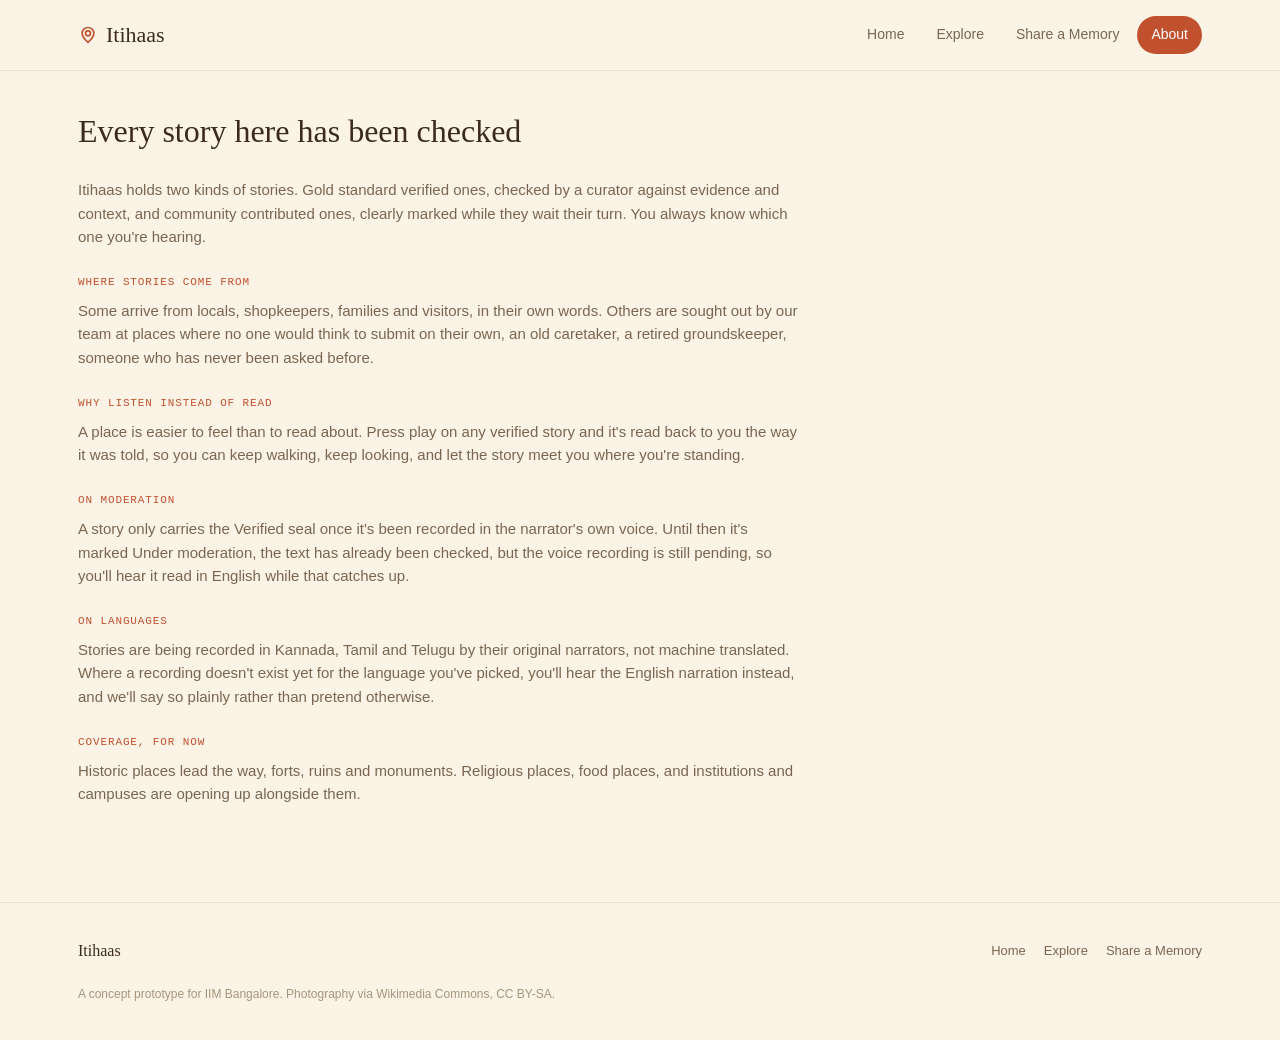
<file: web/about.html>
<!DOCTYPE html>
<html lang="en">
<head>
<meta charset="UTF-8">
<meta name="viewport" content="width=device-width, initial-scale=1.0">
<title>About — Itihaas</title>
<link rel="stylesheet" href="css/site.css">
</head>
<body>

<header class="site-header">
  <div class="bar">
    <a href="index.html" class="brand">
      <svg viewBox="0 0 24 24" fill="none" stroke="currentColor" stroke-width="2"><circle cx="12" cy="10" r="3"/><path d="M12 21s-7-6.2-7-11a7 7 0 0 1 14 0c0 4.8-7 11-7 11z"/></svg>
      Itihaas
    </a>
    <nav class="site-nav">
      <a href="index.html">Home</a>
      <a href="explore.html">Explore</a>
      <a href="share.html">Share a Memory</a>
      <a href="about.html" class="active">About</a>
    </nav>
  </div>
</header>

<main class="wrap">
  <div class="about-wrap">
    <h1>Every story here has been checked</h1>
    <p>Itihaas holds two kinds of stories. Gold standard verified ones, checked by a curator against evidence and context, and community contributed ones, clearly marked while they wait their turn. You always know which one you're hearing.</p>

    <div class="rule">Where stories come from</div>
    <p>Some arrive from locals, shopkeepers, families and visitors, in their own words. Others are sought out by our team at places where no one would think to submit on their own, an old caretaker, a retired groundskeeper, someone who has never been asked before.</p>

    <div class="rule">Why listen instead of read</div>
    <p>A place is easier to feel than to read about. Press play on any verified story and it's read back to you the way it was told, so you can keep walking, keep looking, and let the story meet you where you're standing.</p>

    <div class="rule">On moderation</div>
    <p>A story only carries the Verified seal once it's been recorded in the narrator's own voice. Until then it's marked Under moderation, the text has already been checked, but the voice recording is still pending, so you'll hear it read in English while that catches up.</p>

    <div class="rule">On languages</div>
    <p>Stories are being recorded in Kannada, Tamil and Telugu by their original narrators, not machine translated. Where a recording doesn't exist yet for the language you've picked, you'll hear the English narration instead, and we'll say so plainly rather than pretend otherwise.</p>

    <div class="rule">Coverage, for now</div>
    <p>Historic places lead the way, forts, ruins and monuments. Religious places, food places, and institutions and campuses are opening up alongside them.</p>
  </div>
</main>

<footer class="site-footer">
  <div class="wrap">
    <div class="foot-brand">Itihaas</div>
    <div class="foot-links">
      <a href="index.html">Home</a>
      <a href="explore.html">Explore</a>
      <a href="share.html">Share a Memory</a>
    </div>
    <div class="foot-note">A concept prototype for IIM Bangalore. Photography via Wikimedia Commons, CC BY-SA.</div>
  </div>
</footer>

</body>
</html>
</file>
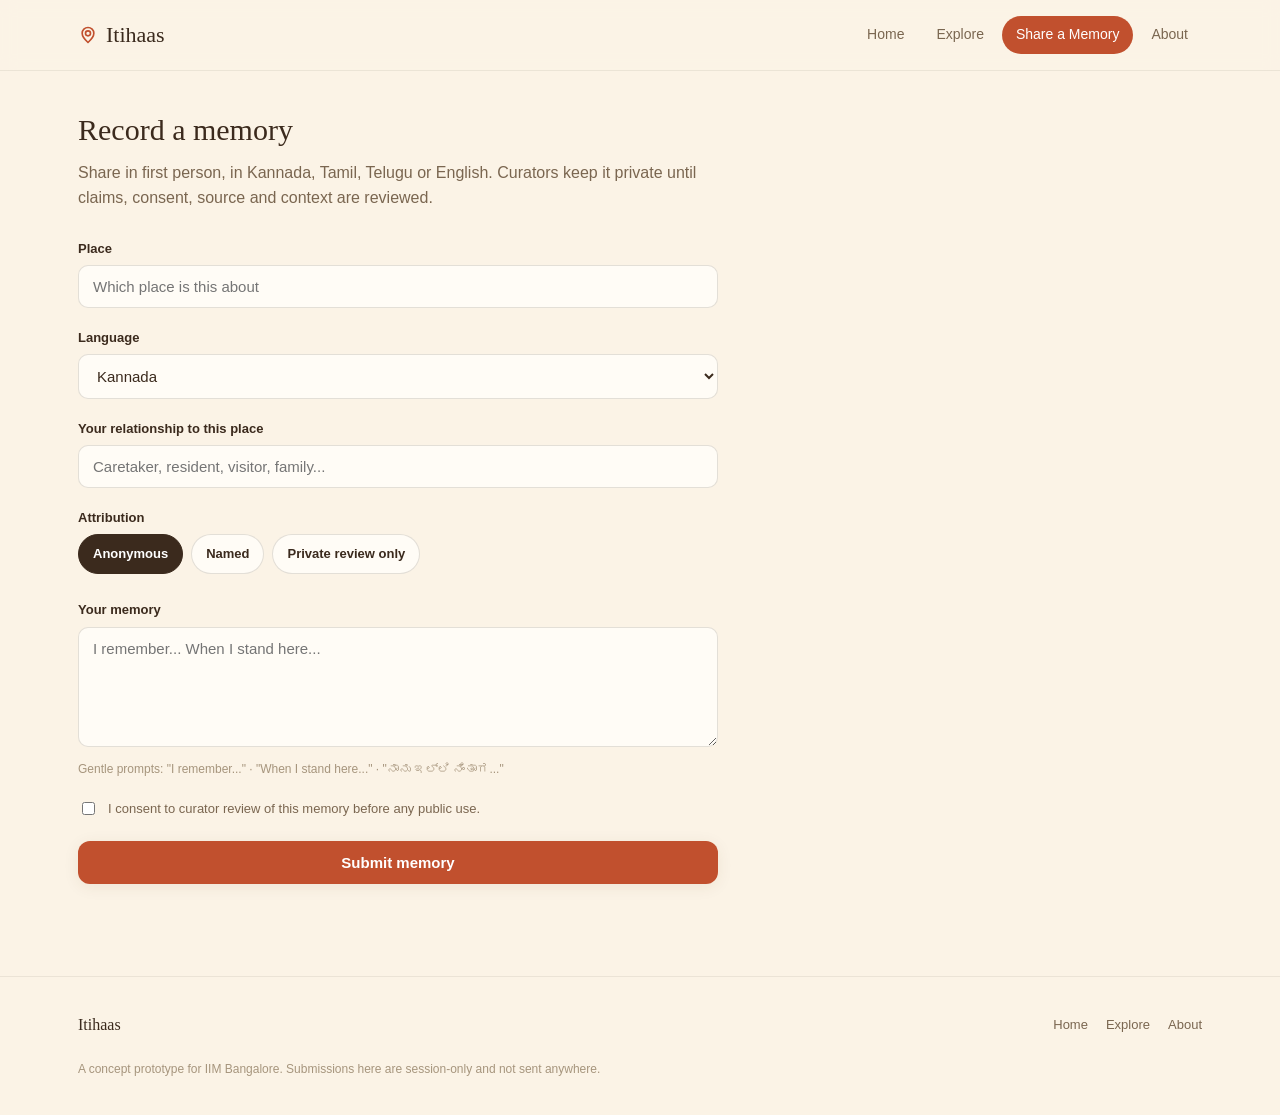
<file: web/share.html>
<!DOCTYPE html>
<html lang="en">
<head>
<meta charset="UTF-8">
<meta name="viewport" content="width=device-width, initial-scale=1.0">
<title>Share a memory — Itihaas</title>
<link rel="stylesheet" href="css/site.css">
</head>
<body>

<header class="site-header">
  <div class="bar">
    <a href="index.html" class="brand">
      <svg viewBox="0 0 24 24" fill="none" stroke="currentColor" stroke-width="2"><circle cx="12" cy="10" r="3"/><path d="M12 21s-7-6.2-7-11a7 7 0 0 1 14 0c0 4.8-7 11-7 11z"/></svg>
      Itihaas
    </a>
    <nav class="site-nav">
      <a href="index.html">Home</a>
      <a href="explore.html">Explore</a>
      <a href="share.html" class="active">Share a Memory</a>
      <a href="about.html">About</a>
    </nav>
  </div>
</header>

<main class="wrap">
  <div class="form-wrap">
    <h1>Record a memory</h1>
    <p>Share in first person, in Kannada, Tamil, Telugu or English. Curators keep it private until claims, consent, source and context are reviewed.</p>

    <div class="confirm-banner" id="confirmBanner">Thank you — your memory has been queued for curator review.</div>

    <form id="shareForm">
      <div class="field"><label>Place</label><input type="text" id="f-place" placeholder="Which place is this about" required></div>
      <div class="field"><label>Language</label>
        <select id="f-lang">
          <option value="Kannada">Kannada</option>
          <option value="Tamil">Tamil</option>
          <option value="Telugu">Telugu</option>
          <option value="English">English</option>
        </select>
      </div>
      <div class="field"><label>Your relationship to this place</label><input type="text" id="f-relationship" placeholder="Caretaker, resident, visitor, family..."></div>
      <div class="field"><label>Attribution</label>
        <div class="radio-row">
          <label class="radio-chip"><input type="radio" name="attribution" value="Anonymous" checked><span>Anonymous</span></label>
          <label class="radio-chip"><input type="radio" name="attribution" value="Named"><span>Named</span></label>
          <label class="radio-chip"><input type="radio" name="attribution" value="Private review only"><span>Private review only</span></label>
        </div>
      </div>
      <div class="field"><label>Your memory</label>
        <textarea id="f-story" placeholder="I remember... When I stand here..." required></textarea>
        <div class="prompts">Gentle prompts: "I remember..." · "When I stand here..." · "ನಾನು ಇಲ್ಲಿ ನಿಂತಾಗ..."</div>
      </div>
      <label class="consent"><input type="checkbox" id="f-consent" required><span>I consent to curator review of this memory before any public use.</span></label>
      <button type="submit" class="btn" style="width:100%; justify-content:center;">Submit memory</button>
    </form>
  </div>
</main>

<footer class="site-footer">
  <div class="wrap">
    <div class="foot-brand">Itihaas</div>
    <div class="foot-links">
      <a href="index.html">Home</a>
      <a href="explore.html">Explore</a>
      <a href="about.html">About</a>
    </div>
    <div class="foot-note">A concept prototype for IIM Bangalore. Submissions here are session-only and not sent anywhere.</div>
  </div>
</footer>

<script src="js/site.js"></script>
<script>ItihaasSite.initShareForm();</script>
</body>
</html>
</file>
<file: web/css/site.css>
:root{
  --ink:#3B2A1D;
  --ink-dim:#7A6650;
  --ink-faint:#A6957D;
  --bg:#FBF3E6;
  --bg-panel:#F4E8D6;
  --bg-card:#FFFCF6;
  --terracotta:#C1502E;
  --terracotta-bright:#D96B45;
  --gold:#B9862F;
  --green:#6B7F5A;
  --line: rgba(59,42,29,0.14);
  --line-soft: rgba(59,42,29,0.08);
  --shadow: 0 3px 16px rgba(90,62,30,0.08);
  --display: "Iowan Old Style","Palatino Linotype","Book Antiqua",Georgia,serif;
  --body: -apple-system,BlinkMacSystemFont,"Segoe UI",Helvetica,Arial,sans-serif;
  --mono: "SF Mono",ui-monospace,Menlo,Consolas,monospace;
  --maxw: 1180px;
}
*{box-sizing:border-box;}
html{scroll-behavior:smooth;}
body{
  margin:0; font-family:var(--body); color:var(--ink); line-height:1.55; -webkit-font-smoothing:antialiased;
  background:var(--bg);
}
a{color:inherit; text-decoration:none;}
button{font-family:inherit;}
::selection{background:var(--terracotta); color:#fff;}
img{max-width:100%;}

.wrap{ max-width:var(--maxw); margin:0 auto; padding:0 28px; }

/* ---------- site header / nav ---------- */
.site-header{
  position:sticky; top:0; z-index:50;
  background:rgba(251,243,230,0.92); backdrop-filter:blur(8px);
  border-bottom:1px solid var(--line-soft);
}
.site-header .bar{
  display:flex; align-items:center; justify-content:space-between;
  padding:16px 28px; max-width:var(--maxw); margin:0 auto; gap:16px; flex-wrap:wrap;
}
.brand{ display:flex; align-items:center; gap:8px; font-family:var(--display); font-size:22px; color:var(--ink); }
.brand svg{ width:20px; height:20px; color:var(--terracotta); }
.site-nav{ display:flex; gap:4px; flex-wrap:wrap; }
.site-nav a{
  padding:8px 14px; border-radius:999px; font-size:14px; font-weight:500; color:var(--ink-dim);
  transition:background 0.15s, color 0.15s;
}
.site-nav a:hover{ background:var(--bg-panel); color:var(--ink); }
.site-nav a.active{ background:var(--terracotta); color:#fff; }

/* ---------- hero ---------- */
.hero{ padding:72px 0 56px; }
.hero .eyebrow{
  font-family:var(--mono); font-size:11px; letter-spacing:0.14em; text-transform:uppercase;
  color:var(--terracotta); margin-bottom:14px;
}
.hero h1{
  font-family:var(--display); font-weight:400; font-size:clamp(32px,5vw,54px); line-height:1.1;
  margin:0 0 18px; max-width:16ch;
}
.hero p{ font-size:17px; color:var(--ink-dim); max-width:52ch; margin:0 0 30px; }
.hero-ctas{ display:flex; gap:12px; flex-wrap:wrap; }

.btn{
  display:inline-flex; align-items:center; gap:8px; padding:13px 22px; border-radius:12px;
  background:var(--terracotta); color:#fff; border:none; font-size:15px; font-weight:600; cursor:pointer;
  box-shadow:var(--shadow); transition:transform 0.15s, background 0.15s;
}
.btn:hover{ background:var(--terracotta-bright); transform:translateY(-1px); }
.btn.ghost{ background:var(--bg-card); color:var(--ink); border:1px solid var(--line); box-shadow:none; }
.btn.ghost:hover{ background:var(--bg-panel); }

/* ---------- how it works ---------- */
.steps{ display:grid; grid-template-columns:repeat(3,1fr); gap:24px; padding:24px 0 64px; }
.step{
  background:var(--bg-card); border:1px solid var(--line); border-radius:16px; padding:24px;
}
.step .num{
  font-family:var(--display); font-size:28px; color:var(--terracotta); margin-bottom:10px;
}
.step h3{ margin:0 0 8px; font-size:17px; }
.step p{ margin:0; font-size:14px; color:var(--ink-dim); }

.section-head{ display:flex; align-items:baseline; justify-content:space-between; gap:16px; margin:0 0 22px; flex-wrap:wrap; }
.section-head h2{ font-family:var(--display); font-weight:400; font-size:26px; margin:0; }
.section-head a{ font-size:14px; font-weight:600; color:var(--terracotta); }

.preview{ padding:24px 0 72px; }

/* ---------- filters row (explore page) ---------- */
.explore-head{ padding:36px 0 4px; }
.explore-head h1{ font-family:var(--display); font-weight:400; font-size:34px; margin:0 0 8px; }
.explore-head p{ color:var(--ink-dim); margin:0 0 22px; max-width:60ch; }

.controls{ display:flex; flex-direction:column; gap:14px; padding-bottom:28px; }
.search-row{ display:flex; gap:8px; }
.search-row input{
  flex:1; background:var(--bg-card); border:1px solid var(--line); color:var(--ink);
  padding:12px 16px; border-radius:12px; font-size:15px;
}
.lang-selector, .chips{ display:flex; gap:8px; flex-wrap:wrap; }
.lang-pill, .chip{
  padding:8px 14px; border-radius:999px; border:1px solid var(--line); background:var(--bg-card);
  font-size:13px; font-weight:500; color:var(--ink-dim); cursor:pointer;
}
.lang-pill.active, .chip.active{ background:var(--ink); color:#fff; border-color:var(--ink); }

/* ---------- card grid ---------- */
.grid{ display:grid; grid-template-columns:repeat(auto-fill,minmax(270px,1fr)); gap:22px; padding-bottom:60px; }

.card{
  background:var(--bg-card); border:1px solid var(--line); border-radius:18px; overflow:hidden;
  box-shadow:var(--shadow); display:flex; flex-direction:column; position:relative;
}
.card-media{ position:relative; height:170px; cursor:pointer; }
.card-media .art{ position:absolute; inset:0; }
.card-media .art svg{ width:100%; height:100%; display:block; }
.card-toptags{ position:absolute; top:12px; left:12px; display:flex; gap:6px; z-index:2; }
.card-toptags span{
  background:rgba(0,0,0,0.35); color:#fff; font-size:11px; padding:4px 9px; border-radius:999px; backdrop-filter:blur(2px);
}
.card-scrim{
  position:absolute; inset:auto 0 0 0; padding:28px 14px 12px;
  background:linear-gradient(to top, rgba(20,12,4,0.75), transparent);
}
.card-scrim h3{ margin:0 0 2px; color:#fff; font-family:var(--display); font-weight:400; font-size:18px; }
.card-scrim .area{ color:rgba(255,255,255,0.8); font-size:12.5px; }

.float-play{
  position:absolute; top:132px; right:12px; z-index:3; width:40px; height:40px; border-radius:50%;
  background:var(--terracotta); color:#fff; border:3px solid var(--bg-card); display:flex; align-items:center; justify-content:center;
  cursor:pointer; box-shadow:0 4px 12px rgba(0,0,0,0.25);
}
.float-play svg{ width:16px; height:16px; }

.card-body{ padding:14px 16px 16px; display:flex; flex-direction:column; gap:10px; flex:1; }
.snippet{ margin:0; font-size:13.5px; color:var(--ink-dim); }

.wf-wrap{ display:flex; align-items:flex-end; position:relative; }
.wf-row{ position:absolute; inset:0; display:flex; align-items:flex-end; gap:2px; }
.wf-bg span{ flex:1; background:var(--line); border-radius:2px; }
.wf-fg{ overflow:hidden; width:0%; transition:width 0.15s linear; }
.wf-fg span{ flex:none; width:calc((100% - 21*2px) / 22); background:var(--terracotta); border-radius:2px; }
.card-progress{ display:flex; align-items:center; gap:10px; }
.card-progress .wf-wrap{ flex:1; }
.card-progress .status{ font-family:var(--mono); font-size:11px; color:var(--ink-faint); white-space:nowrap; }

.rec-langs{ display:flex; gap:6px; flex-wrap:wrap; font-size:11px; }
.rec-langs .have{ background:var(--bg-panel); color:var(--ink-dim); padding:3px 8px; border-radius:999px; }
.rec-langs .have.current{ background:var(--green); color:#fff; }
.rec-langs .mod{ color:var(--gold); font-weight:600; }
.rec-langs .none{ color:var(--ink-faint); }

.card-foot{ display:flex; align-items:center; gap:6px; font-size:12px; color:var(--ink-dim); margin-top:auto; }
.mini-seal{ width:16px; height:16px; color:var(--green); display:inline-flex; }
.mini-seal svg{ width:16px; height:16px; }
.mini-seal.mod{ color:var(--gold); }

.empty{ grid-column:1/-1; text-align:center; padding:60px 20px; background:var(--bg-card); border:1px dashed var(--line); border-radius:16px; }
.empty .stamp{ font-family:var(--display); font-size:20px; margin-bottom:10px; }
.empty p{ color:var(--ink-dim); max-width:44ch; margin:0 auto 18px; }

/* ---------- story detail ---------- */
.detail{ display:none; padding:32px 0 72px; }
.detail.open{ display:block; }
.detail-back{ display:inline-flex; align-items:center; gap:6px; font-weight:600; color:var(--terracotta); margin-bottom:20px; }
.detail-back svg{ width:16px; height:16px; }
.detail-grid{ display:grid; grid-template-columns:minmax(0,1.1fr) minmax(0,1fr); gap:36px; align-items:start; }
@media (max-width:820px){ .detail-grid{ grid-template-columns:1fr; } }

.detail-media{ position:relative; border-radius:20px; overflow:hidden; aspect-ratio:4/3; box-shadow:var(--shadow); }
.detail-media .art{ position:absolute; inset:0; }
.detail-media .art svg{ width:100%; height:100%; }
.detail-media .tags{ position:absolute; top:16px; left:16px; display:flex; gap:6px; }
.detail-media .tags span{ background:rgba(0,0,0,0.4); color:#fff; font-size:12px; padding:5px 10px; border-radius:999px; }
.detail-media .float-play{ top:auto; bottom:16px; right:16px; }

.detail h1{ font-family:var(--display); font-weight:400; font-size:30px; margin:18px 0 4px; }
.detail .loc{ color:var(--ink-dim); font-size:14px; margin-bottom:16px; }

.mod-status{ display:flex; align-items:center; gap:8px; font-size:13px; padding:10px 14px; border-radius:10px; margin-bottom:16px; }
.mod-status.is-verified{ background:rgba(107,127,90,0.12); color:var(--green); }
.mod-status.is-mod{ background:rgba(185,134,47,0.12); color:var(--gold); }

.player-card{ background:var(--bg-card); border:1px solid var(--line); border-radius:14px; padding:16px; margin-bottom:20px; }
.status-row{ display:flex; justify-content:space-between; font-family:var(--mono); font-size:12px; color:var(--ink-faint); margin-top:10px; }

.narr-block{ margin-bottom:16px; }
.narr-label{ font-family:var(--mono); font-size:11px; letter-spacing:0.08em; text-transform:uppercase; color:var(--terracotta); margin-bottom:6px; }
.narr-block p{ margin:0; font-size:15px; }

.narrator-row{ display:flex; align-items:center; gap:10px; padding:14px 0; border-top:1px solid var(--line-soft); border-bottom:1px solid var(--line-soft); margin:18px 0; }
.narrator-avatar{ width:34px; height:34px; border-radius:50%; background:var(--bg-panel); display:flex; align-items:center; justify-content:center; color:var(--terracotta); flex:none; }
.narrator-avatar svg{ width:16px; height:16px; }
.narrator-row .txt{ font-size:13.5px; color:var(--ink-dim); }

.info-grid{ display:grid; grid-template-columns:repeat(2,1fr); gap:14px; margin-bottom:20px; }
.info-cell .k{ font-size:11px; color:var(--ink-faint); text-transform:uppercase; letter-spacing:0.06em; margin-bottom:3px; }
.info-cell .v{ font-size:14px; }
.map-link{ margin-bottom:8px; }
.map-link svg{ width:15px; height:15px; }

.related-label{ font-family:var(--mono); font-size:11px; letter-spacing:0.08em; text-transform:uppercase; color:var(--ink-faint); margin:36px 0 14px; }
.strip{ display:grid; grid-template-columns:repeat(auto-fill,minmax(140px,1fr)); gap:12px; }
.strip-card{ cursor:pointer; border-radius:12px; overflow:hidden; position:relative; aspect-ratio:4/3; }
.strip-card .art{ position:absolute; inset:0; }
.strip-card .art svg{ width:100%; height:100%; }
.strip-card .cap{ position:absolute; inset:auto 0 0 0; padding:8px; background:linear-gradient(to top, rgba(0,0,0,0.7), transparent); }
.strip-card .cap span{ color:#fff; font-size:12px; font-weight:600; }

/* ---------- forms (share page) ---------- */
.form-wrap{ max-width:640px; padding:36px 0 72px; }
.form-wrap h1{ font-family:var(--display); font-weight:400; font-size:30px; margin:0 0 8px; }
.form-wrap > p{ color:var(--ink-dim); margin:0 0 28px; }
.field{ margin-bottom:20px; }
.field label{ display:block; font-size:13px; font-weight:600; margin-bottom:6px; }
.field input[type="text"], .field select, .field textarea{
  width:100%; background:var(--bg-card); border:1px solid var(--line); color:var(--ink);
  padding:12px 14px; border-radius:10px; font-size:15px; font-family:inherit;
}
.field textarea{ min-height:120px; resize:vertical; }
.prompts{ font-size:12px; color:var(--ink-faint); margin-top:6px; }
.radio-row{ display:flex; gap:8px; flex-wrap:wrap; }
.radio-chip{ position:relative; }
.radio-chip input{ position:absolute; opacity:0; }
.radio-chip span{
  display:inline-block; padding:9px 14px; border-radius:999px; border:1px solid var(--line);
  background:var(--bg-card); font-size:13px; cursor:pointer;
}
.radio-chip input:checked + span{ background:var(--ink); color:#fff; border-color:var(--ink); }
.consent{ display:flex; align-items:flex-start; gap:10px; font-size:13px; color:var(--ink-dim); margin-bottom:22px; }
.consent input{ margin-top:3px; }
.confirm-banner{
  display:none; background:rgba(107,127,90,0.12); color:var(--green); border:1px solid rgba(107,127,90,0.3);
  padding:14px 16px; border-radius:12px; margin-bottom:20px; font-size:14px; font-weight:600;
}
.confirm-banner.show{ display:block; }

/* ---------- about page ---------- */
.about-wrap{ max-width:720px; padding:36px 0 72px; }
.about-wrap h1{ font-family:var(--display); font-weight:400; font-size:32px; margin:0 0 22px; }
.about-wrap .rule{ font-family:var(--mono); font-size:11px; letter-spacing:0.08em; text-transform:uppercase; color:var(--terracotta); margin:26px 0 8px; }
.about-wrap p{ margin:0 0 4px; color:var(--ink-dim); font-size:15px; }

/* ---------- footer ---------- */
.site-footer{ border-top:1px solid var(--line-soft); padding:36px 0; margin-top:20px; }
.site-footer .wrap{ display:flex; justify-content:space-between; align-items:center; gap:16px; flex-wrap:wrap; }
.site-footer .foot-brand{ font-family:var(--display); font-size:16px; }
.site-footer .foot-links{ display:flex; gap:18px; font-size:13px; color:var(--ink-dim); }
.site-footer .foot-links a:hover{ color:var(--ink); }
.site-footer .foot-note{ font-size:12px; color:var(--ink-faint); width:100%; margin-top:6px; }

@media (max-width:680px){
  .steps{ grid-template-columns:1fr; }
  .info-grid{ grid-template-columns:1fr; }
}
</file>
